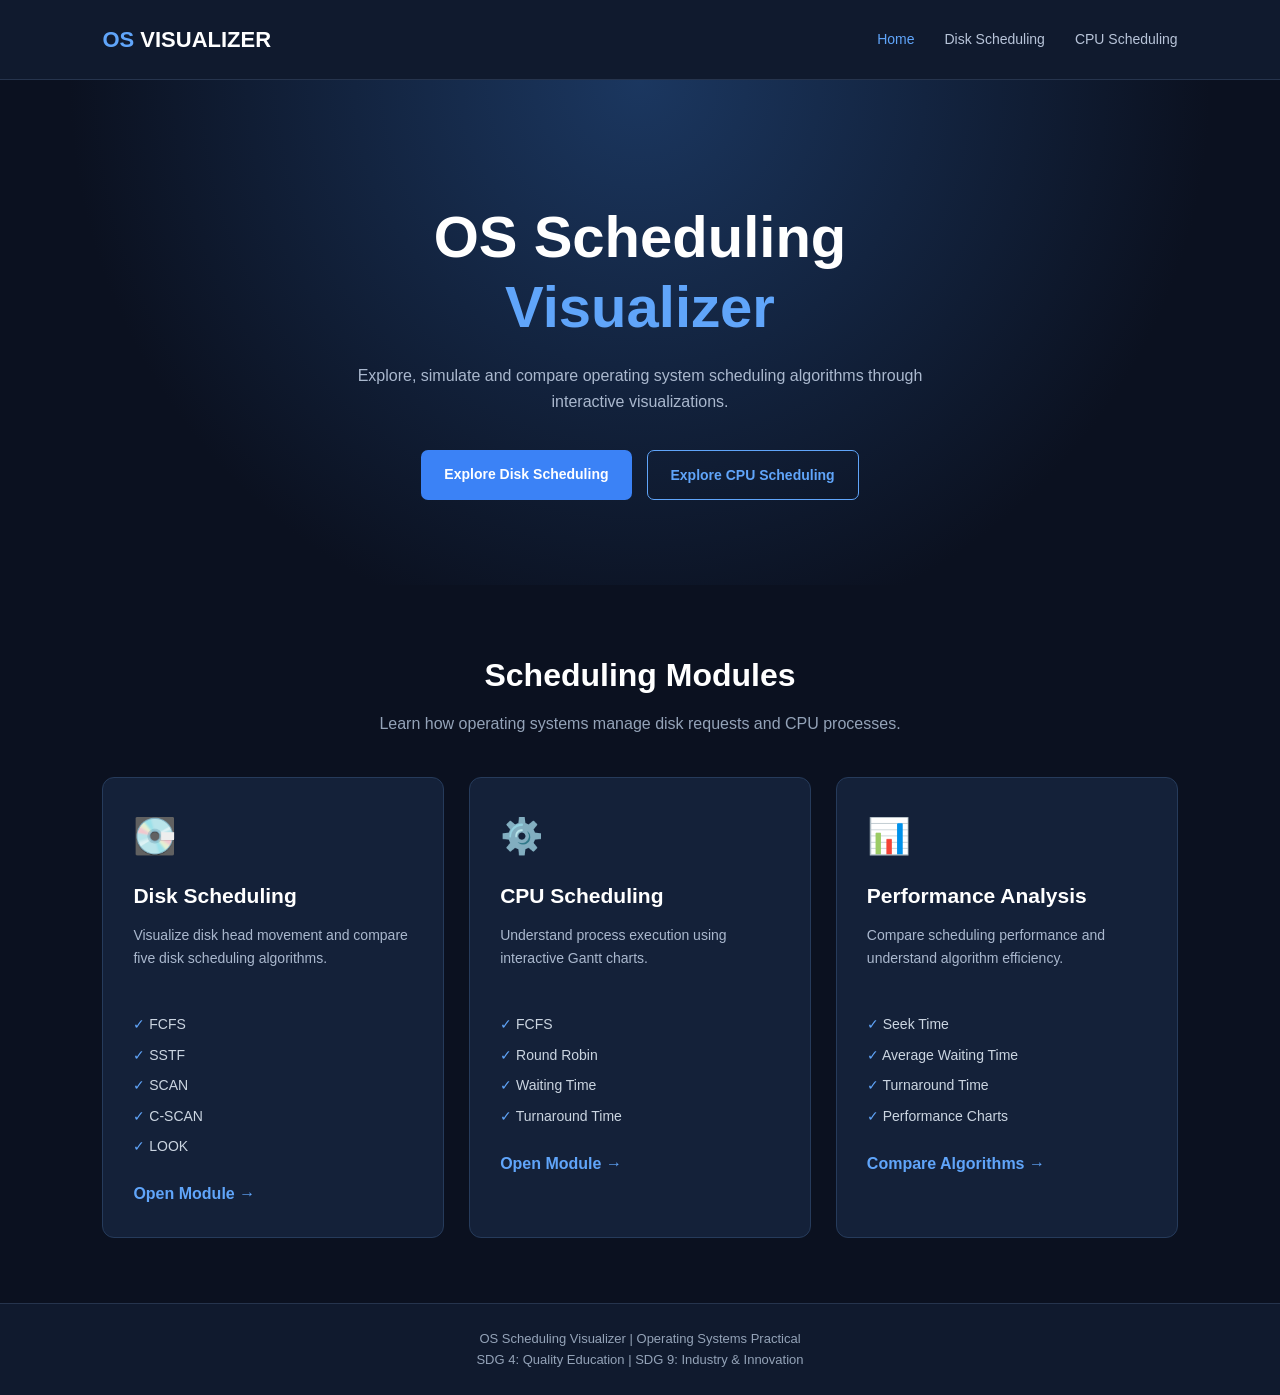
<file: index.html>
<!DOCTYPE html>
<html lang="en">
<head>
    <meta charset="UTF-8">
    <meta name="viewport" content="width=device-width, initial-scale=1.0">
    <title>OS Scheduling Visualizer</title>
    <link rel="stylesheet" href="style.css">
</head>
<body>

    <header class="navbar">
        <div class="logo">OS<span> VISUALIZER</span></div>

        <nav>
            <a href="index.html" class="active">Home</a>
            <a href="disk.html">Disk Scheduling</a>
            <a href="cpu.html">CPU Scheduling</a>
        </nav>
    </header>

    <main>
        <section class="hero">
            

            <h1>OS Scheduling<br>
                <span>Visualizer</span>
            </h1>

            <p class="description">
                Explore, simulate and compare operating system
                scheduling algorithms through interactive visualizations.
            </p>

            <div class="hero-buttons">
                <a href="disk.html" class="btn primary">
                    Explore Disk Scheduling
                </a>

                <a href="cpu.html" class="btn secondary">
                    Explore CPU Scheduling
                </a>
            </div>
        </section>

        <section class="features">
            <h2>Scheduling Modules</h2>
            <p class="section-description">
                Learn how operating systems manage disk requests
                and CPU processes.
            </p>

            <div class="card-container">

                <div class="feature-card">
                    <div class="card-icon">💽</div>
                    <h3>Disk Scheduling</h3>
                    <p>
                        Visualize disk head movement and compare
                        five disk scheduling algorithms.
                    </p>
                    <ul>
                        <li>FCFS</li>
                        <li>SSTF</li>
                        <li>SCAN</li>
                        <li>C-SCAN</li>
                        <li>LOOK</li>
                    </ul>
                    <a href="disk.html" class="card-link">
                        Open Module →
                    </a>
                </div>

                <div class="feature-card">
                    <div class="card-icon">⚙️</div>
                    <h3>CPU Scheduling</h3>
                    <p>
                        Understand process execution using
                        interactive Gantt charts.
                    </p>
                    <ul>
                        <li>FCFS</li>
                        <li>Round Robin</li>
                        <li>Waiting Time</li>
                        <li>Turnaround Time</li>
                    </ul>
                    <a href="cpu.html" class="card-link">
                        Open Module →
                    </a>
                </div>

                <div class="feature-card">
                    <div class="card-icon">📊</div>
                    <h3>Performance Analysis</h3>
                    <p>
                        Compare scheduling performance and
                        understand algorithm efficiency.
                    </p>
                    <ul>
                        <li>Seek Time</li>
                        <li>Average Waiting Time</li>
                        <li>Turnaround Time</li>
                        <li>Performance Charts</li>
                    </ul>
                    <a href="disk.html" class="card-link">
                        Compare Algorithms →
                    </a>
                </div>

            </div>
        </section>
    </main>

    <footer>
        <p>OS Scheduling Visualizer | Operating Systems Practical</p>
        <p>SDG 4: Quality Education | SDG 9: Industry & Innovation</p>
    </footer>

    <script src="script.js"></script>
</body>
</html>
</file>
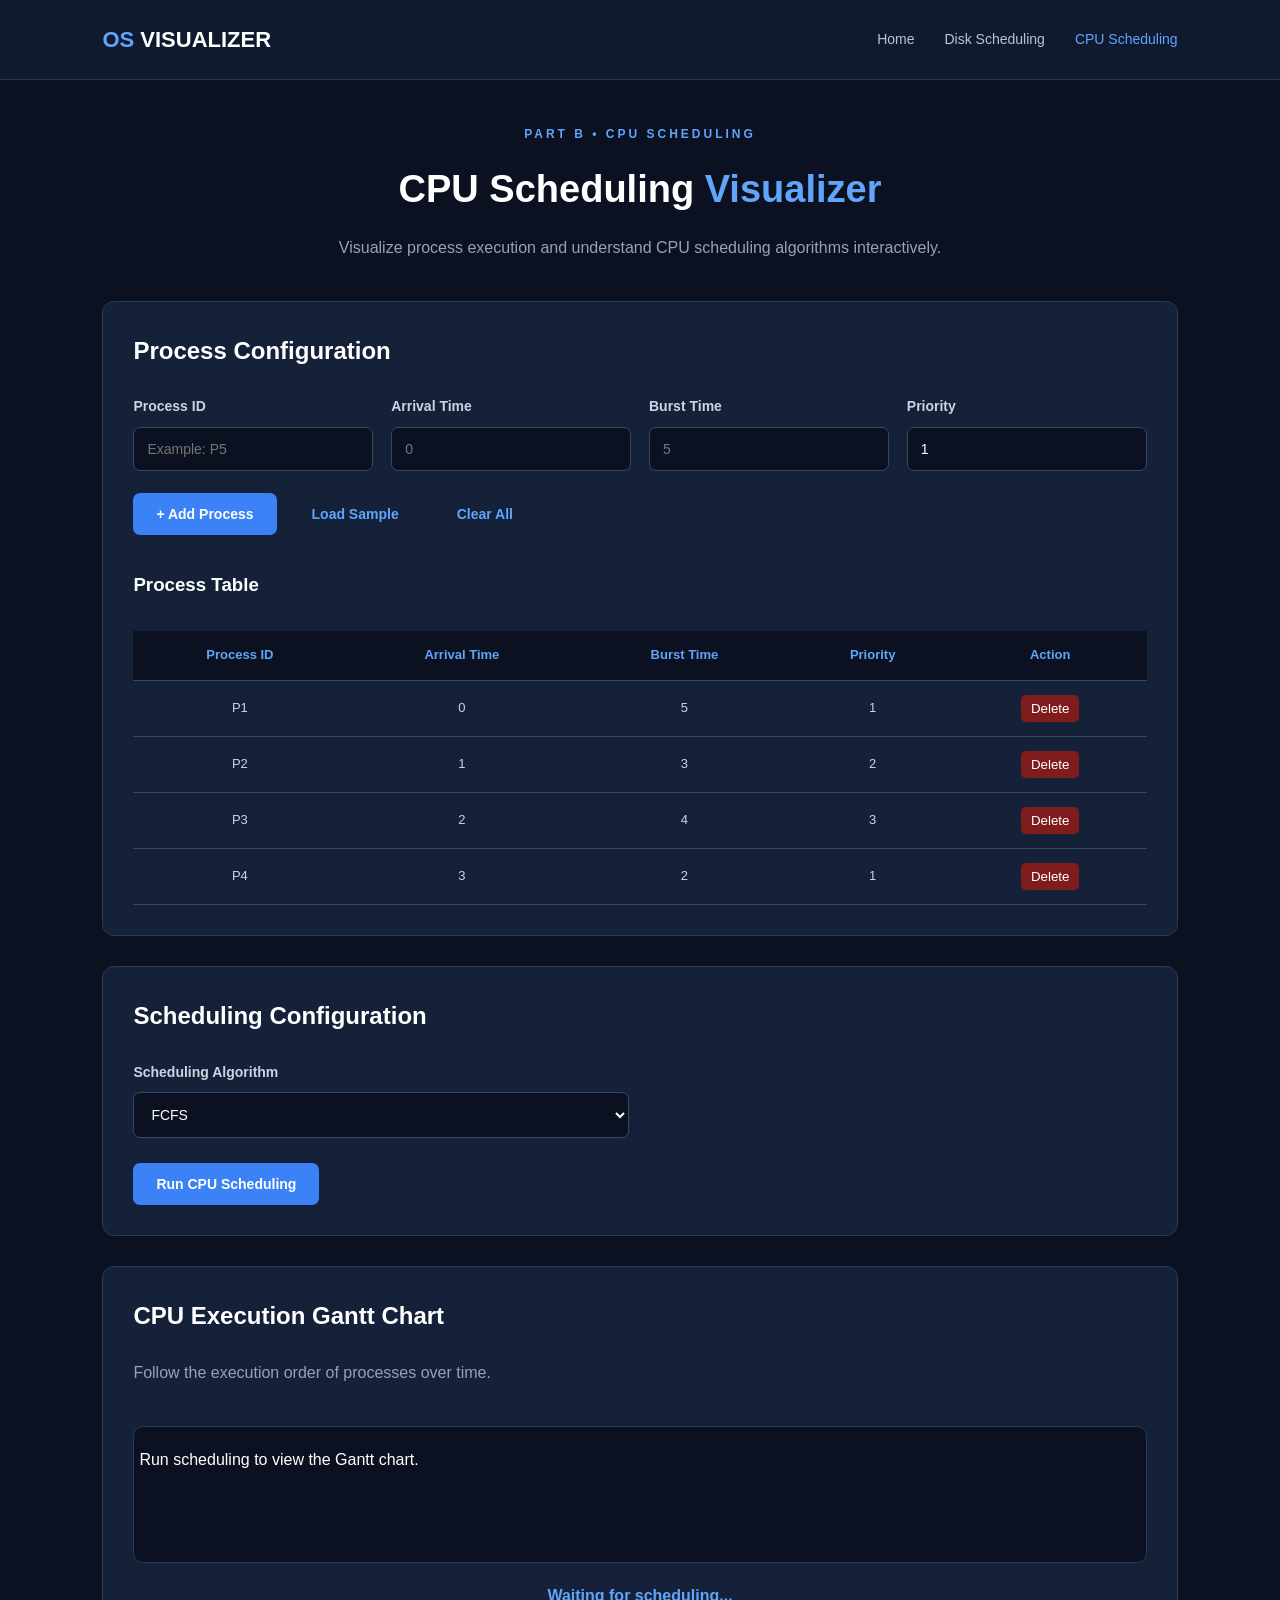
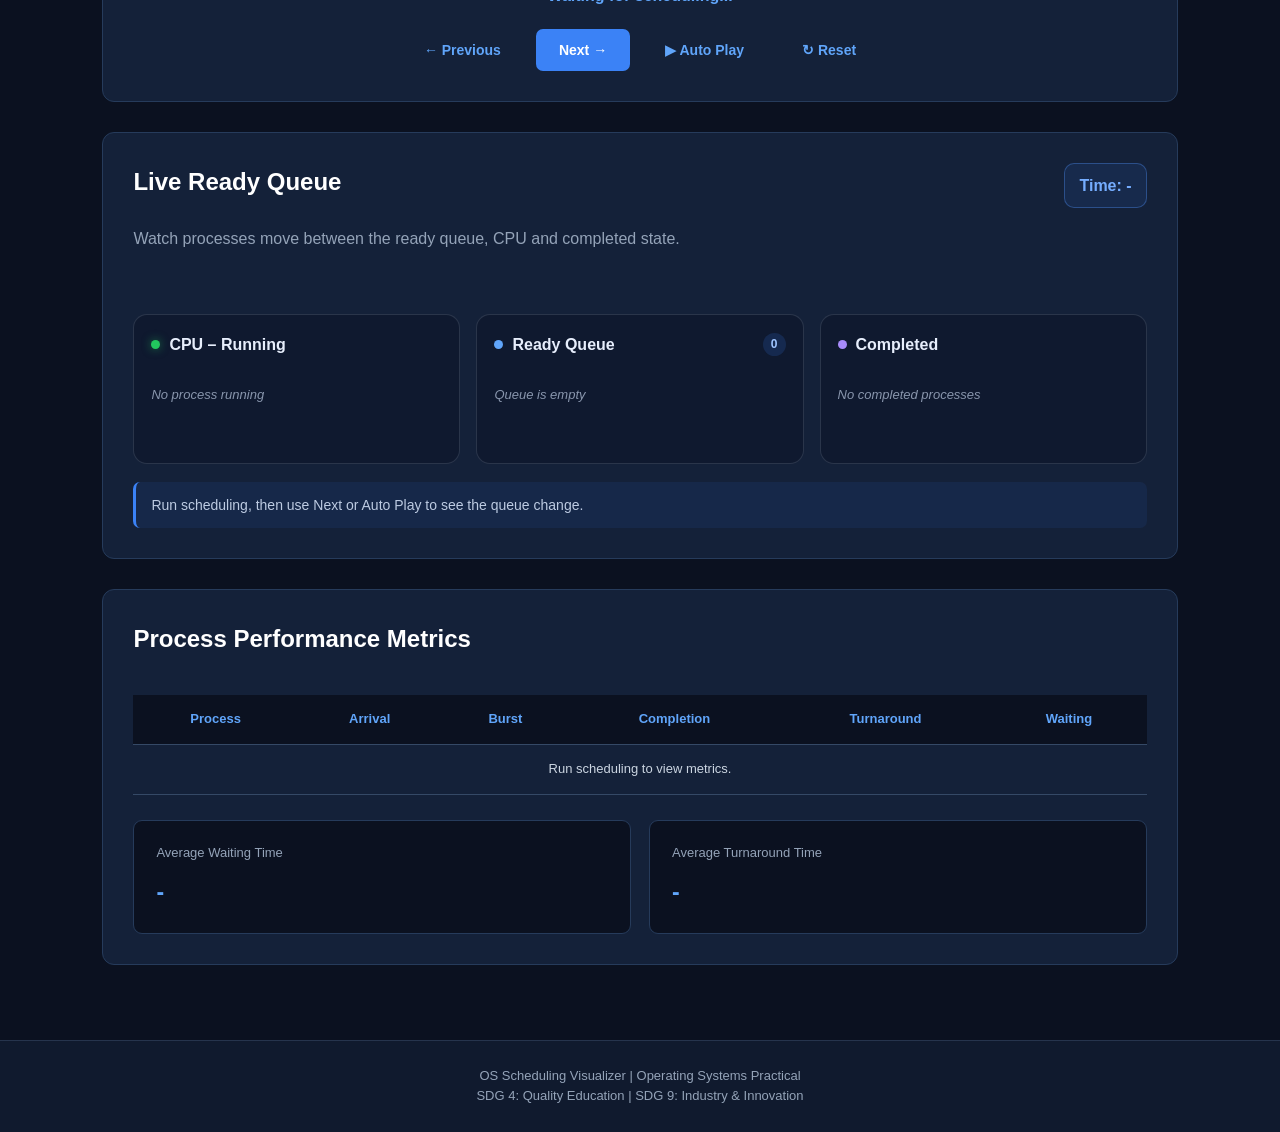
<file: cpu.html>
<!DOCTYPE html>
<html lang="en">
<head>
    <meta charset="UTF-8">
    <meta name="viewport" content="width=device-width, initial-scale=1.0">
    <title>CPU Scheduling | OS Visualizer</title>
    <link rel="stylesheet" href="style.css">
</head>

<body>

<header class="navbar">
    <div class="logo">OS<span> VISUALIZER</span></div>

    <nav>
        <a href="index.html">Home</a>
        <a href="disk.html">Disk Scheduling</a>
        <a href="cpu.html" class="active">CPU Scheduling</a>
    </nav>
</header>

<main class="cpu-container">

    <section class="page-heading">
        <p class="tagline">PART B • CPU SCHEDULING</p>
        <h1>CPU Scheduling <span>Visualizer</span></h1>
        <p>
            Visualize process execution and understand CPU
            scheduling algorithms interactively.
        </p>
    </section>

    <!-- PROCESS CONFIGURATION -->

    <section class="cpu-panel">

        <h2>Process Configuration</h2>

        <div class="process-input-grid">

            <div class="input-group">
                <label for="processId">Process ID</label>
                <input type="text" id="processId"
                       placeholder="Example: P5">
            </div>

            <div class="input-group">
                <label for="arrivalTime">Arrival Time</label>
                <input type="number" id="arrivalTime"
                       min="0" placeholder="0">
            </div>

            <div class="input-group">
                <label for="burstTime">Burst Time</label>
                <input type="number" id="burstTime"
                       min="1" placeholder="5">
            </div>

            <div class="input-group">
                <label for="priority">Priority</label>
                <input type="number" id="priority"
                       min="1" value="1">
            </div>

        </div>

        <div class="cpu-buttons">

            <button class="btn primary"
                    onclick="addProcess()">
                + Add Process
            </button>

            <button class="btn secondary"
                    onclick="loadSampleProcesses()">
                Load Sample
            </button>

            <button class="btn secondary"
                    onclick="clearProcesses()">
                Clear All
            </button>

        </div>

        <p id="cpuError" class="error-message"></p>

        <h3 class="subheading">Process Table</h3>

        <div class="table-wrapper">

            <table class="process-table">

                <thead>
                    <tr>
                        <th>Process ID</th>
                        <th>Arrival Time</th>
                        <th>Burst Time</th>
                        <th>Priority</th>
                        <th>Action</th>
                    </tr>
                </thead>

                <tbody id="processTableBody"></tbody>

            </table>

        </div>

    </section>

    <!-- SCHEDULING CONFIGURATION -->

    <section class="cpu-panel">

        <h2>Scheduling Configuration</h2>

        <div class="input-grid">

            <div class="input-group">

                <label for="cpuAlgorithm">
                    Scheduling Algorithm
                </label>

                <select id="cpuAlgorithm"
                        onchange="updateQuantumVisibility()">

                    <option value="FCFS">FCFS</option>
                    <option value="RR">Round Robin</option>

                </select>

            </div>

            <div class="input-group" id="quantumGroup">

                <label for="timeQuantum">
                    Time Quantum
                </label>

                <input type="number" id="timeQuantum"
                       min="1" value="2">

            </div>

        </div>

        <button class="btn primary run-btn"
                onclick="runCPUScheduling()">
            Run CPU Scheduling
        </button>

    </section>

    <!-- GANTT CHART -->

    <section class="cpu-panel">

        <h2>CPU Execution Gantt Chart</h2>

        <p class="section-description">
            Follow the execution order of processes over time.
        </p>

        <div class="gantt-container">

            <div id="ganttChart" class="gantt-chart">
                <p>Run scheduling to view the Gantt chart.</p>
            </div>

            <div id="ganttTimeline" class="gantt-timeline"></div>

        </div>

        <p id="cpuStepInfo" class="step-info">
            Waiting for scheduling...
        </p>

        <div class="control-buttons">

            <button class="btn secondary"
                    onclick="previousCPUStep()">
                ← Previous
            </button>

            <button class="btn primary"
                    onclick="nextCPUStep()">
                Next →
            </button>

            <button class="btn secondary"
                    id="cpuPlayButton"
                    onclick="toggleCPUPlay()">
                ▶ Auto Play
            </button>

            <button class="btn secondary"
                    onclick="resetCPUSteps()">
                ↻ Reset
            </button>

        </div>

    </section>

    <!-- LIVE READY QUEUE -->

    <section class="cpu-panel ready-queue-panel">

        <div class="ready-heading">

            <div>
                <h2>Live Ready Queue</h2>

                <p class="section-description">
                    Watch processes move between the ready queue,
                    CPU and completed state.
                </p>
            </div>

            <span id="queueClock" class="queue-clock">
                Time: -
            </span>

        </div>

        <div class="queue-status-grid">

            <!-- RUNNING PROCESS -->

            <div class="queue-lane cpu-lane">

                <div class="queue-lane-title">
                    <span class="status-dot running-dot"></span>
                    CPU – Running
                </div>

                <div id="runningProcess" class="queue-items">
                    <span class="queue-empty">
                        No process running
                    </span>
                </div>

            </div>

            <!-- READY QUEUE -->

            <div class="queue-lane ready-lane">

                <div class="queue-lane-title">

                    <span class="status-dot ready-dot"></span>

                    Ready Queue

                    <span id="readyCount" class="queue-count">
                        0
                    </span>

                </div>

                <div id="readyQueueItems" class="queue-items">
                    <span class="queue-empty">
                        Queue is empty
                    </span>
                </div>

            </div>

            <!-- COMPLETED PROCESSES -->

            <div class="queue-lane completed-lane">

                <div class="queue-lane-title">
                    <span class="status-dot completed-dot"></span>
                    Completed
                </div>

                <div id="completedQueueItems" class="queue-items">
                    <span class="queue-empty">
                        No completed processes
                    </span>
                </div>

            </div>

        </div>

        <p id="readyQueueExplanation" class="queue-explanation">
            Run scheduling, then use Next or Auto Play to see
            the queue change.
        </p>

    </section>

    <!-- PERFORMANCE METRICS -->

    <section class="cpu-panel">

        <h2>Process Performance Metrics</h2>

        <div class="table-wrapper">

            <table class="process-table">

                <thead>
                    <tr>
                        <th>Process</th>
                        <th>Arrival</th>
                        <th>Burst</th>
                        <th>Completion</th>
                        <th>Turnaround</th>
                        <th>Waiting</th>
                    </tr>
                </thead>

                <tbody id="metricsTableBody">

                    <tr>
                        <td colspan="6">
                            Run scheduling to view metrics.
                        </td>
                    </tr>

                </tbody>

            </table>

        </div>

        <div class="average-grid">

            <div class="result-card">
                <p>Average Waiting Time</p>
                <h3 id="avgWaiting">-</h3>
            </div>

            <div class="result-card">
                <p>Average Turnaround Time</p>
                <h3 id="avgTurnaround">-</h3>
            </div>

        </div>

    </section>

</main>

<footer>
    <p>OS Scheduling Visualizer | Operating Systems Practical</p>
    <p>SDG 4: Quality Education | SDG 9: Industry & Innovation</p>
</footer>

<script src="cpu.js"></script>

</body>
</html>
</file>
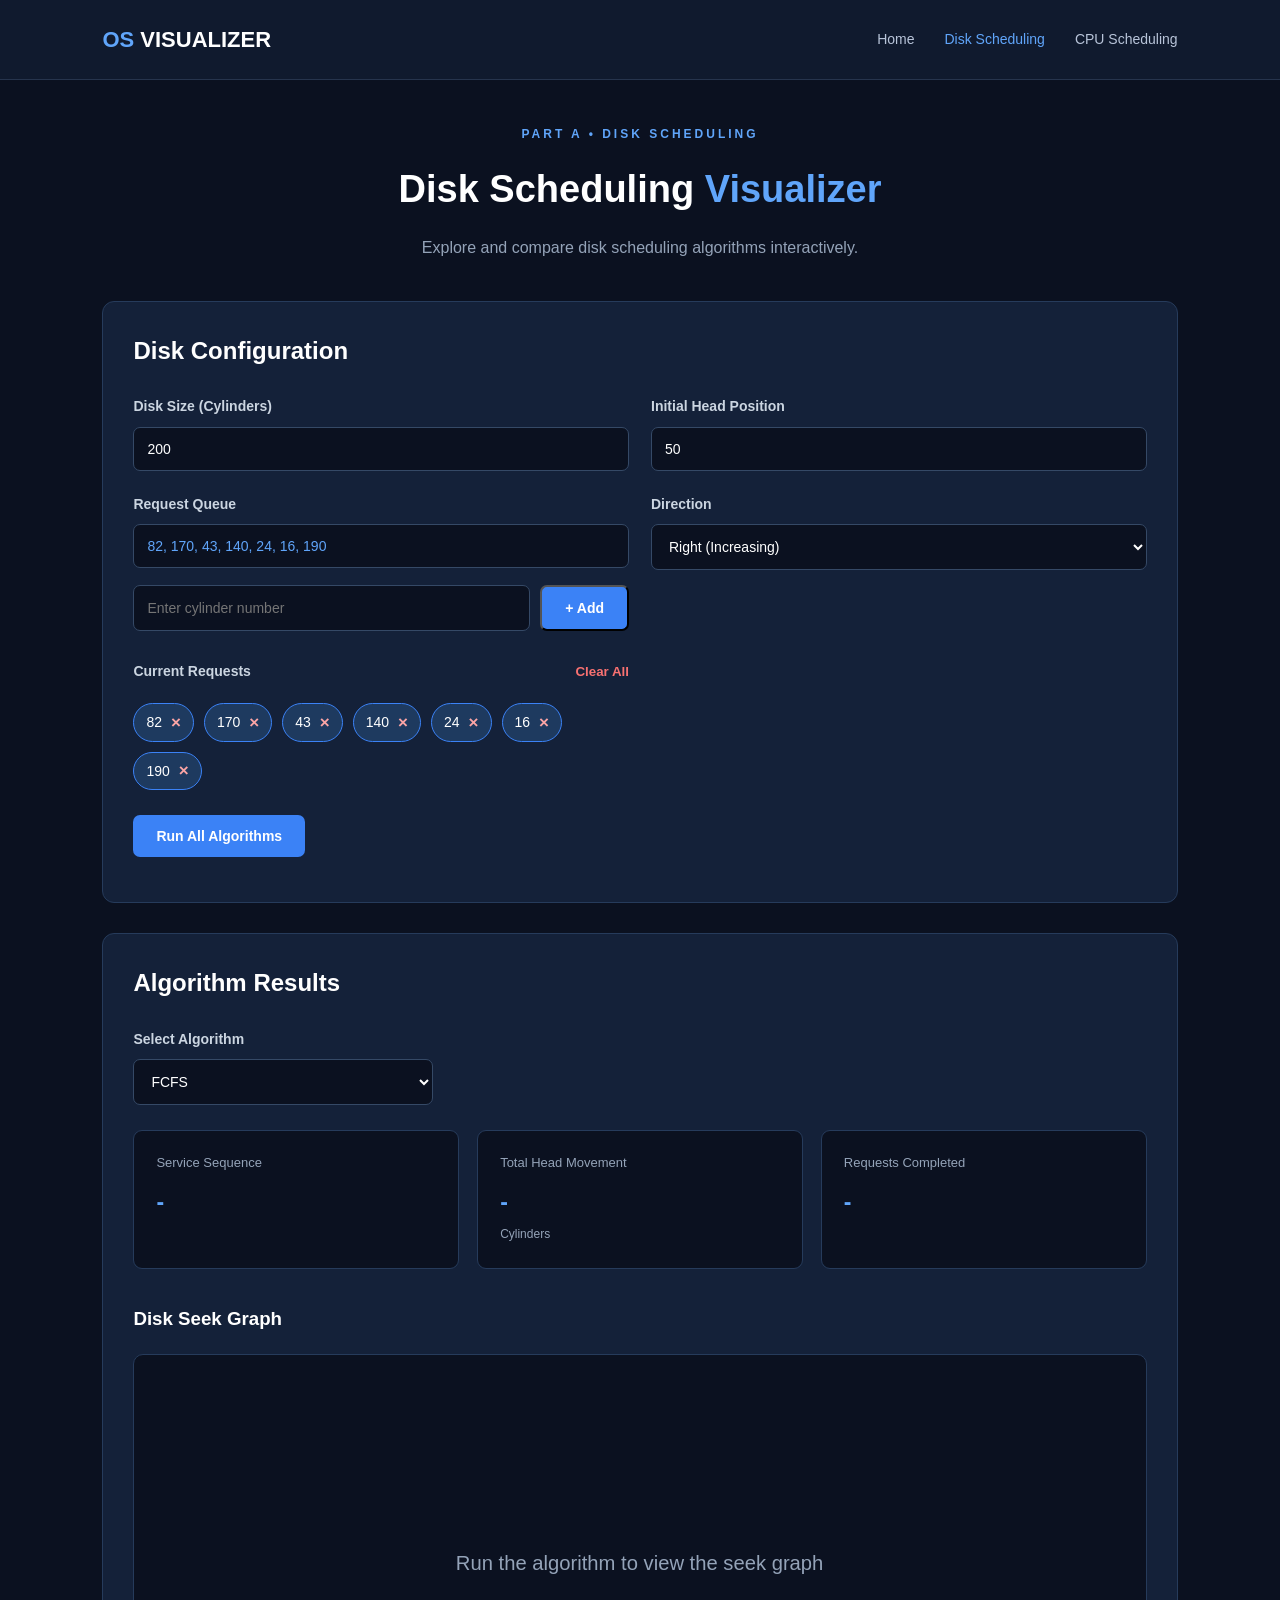
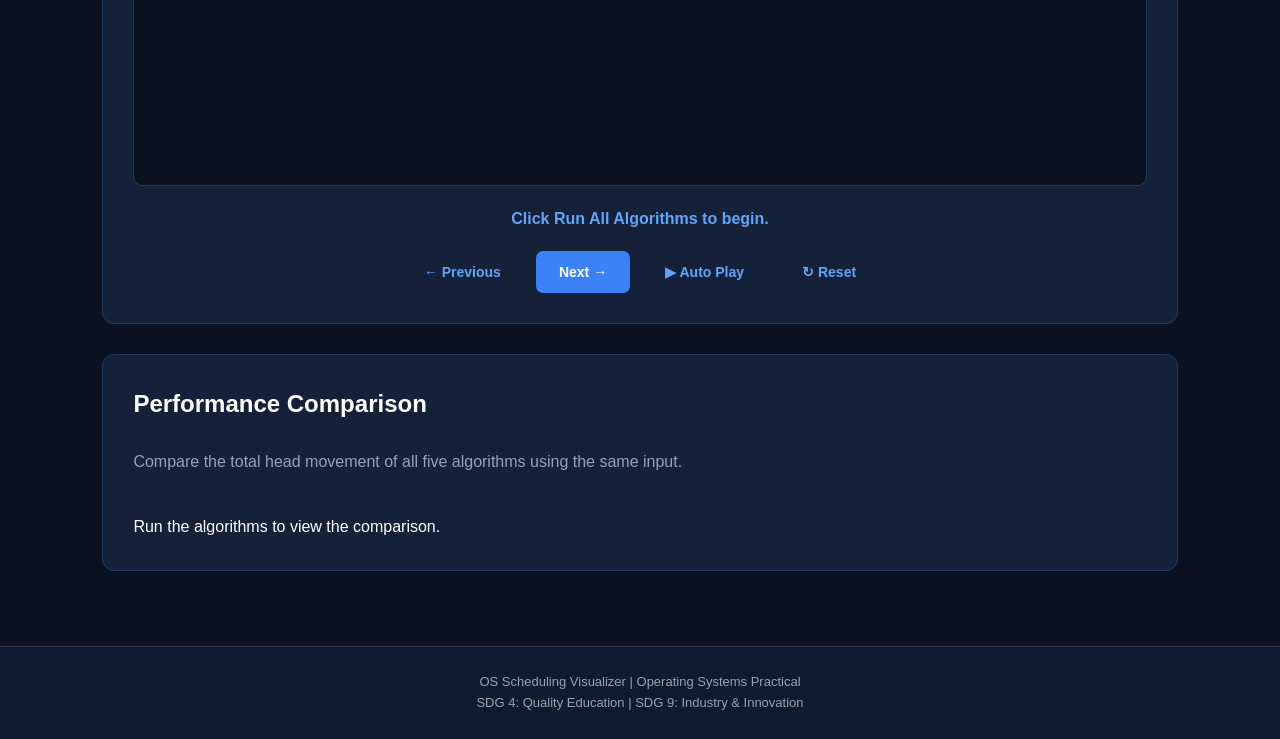
<file: disk.html>
<!DOCTYPE html>
<html lang="en">
<head>
    <meta charset="UTF-8">
    <meta name="viewport" content="width=device-width, initial-scale=1.0">
    <title>Disk Scheduling | OS Visualizer</title>
    <link rel="stylesheet" href="style.css">
</head>

<body>

<header class="navbar">
    <div class="logo">OS<span> VISUALIZER</span></div>

    <nav>
        <a href="index.html">Home</a>
        <a href="disk.html" class="active">Disk Scheduling</a>
        <a href="cpu.html">CPU Scheduling</a>
    </nav>
</header>

<main class="disk-container">

    <section class="page-heading">
        <p class="tagline">PART A • DISK SCHEDULING</p>
        <h1>Disk Scheduling <span>Visualizer</span></h1>
        <p>Explore and compare disk scheduling algorithms interactively.</p>
    </section>

    <!-- DISK CONFIGURATION -->

    <section class="disk-panel">

        <h2>Disk Configuration</h2>

        <div class="input-grid">

            <div class="input-group">
                <label for="diskSize">Disk Size (Cylinders)</label>
                <input type="number" id="diskSize"
                       value="200" min="1">
            </div>

            <div class="input-group">
                <label for="headPosition">Initial Head Position</label>
                <input type="number" id="headPosition"
                       value="50" min="0">
            </div>

            <div class="input-group">
                <label for="requestQueue">Request Queue</label>

                <input type="text" id="requestQueue"
                       value="82, 170, 43, 140, 24, 16, 190"
                       readonly>

                <div class="request-entry">
                    <input type="number" id="newRequest"
                           placeholder="Enter cylinder number">

                    <button type="button" class="btn primary"
                            onclick="addRequest()">
                        + Add
                    </button>
                </div>

                <div class="queue-heading">
                    <span>Current Requests</span>

                    <button type="button" class="clear-btn"
                            onclick="clearRequests()">
                        Clear All
                    </button>
                </div>

                <div id="requestList" class="request-list"></div>
            </div>

            <div class="input-group">
                <label for="direction">Direction</label>

                <select id="direction">
                    <option value="right">Right (Increasing)</option>
                    <option value="left">Left (Decreasing)</option>
                </select>
            </div>

        </div>

        <button class="btn primary run-btn"
                onclick="runScheduling()">
            Run All Algorithms
        </button>

        <p id="errorMessage" class="error-message"></p>

    </section>

    <!-- ALGORITHM RESULTS -->

    <section class="disk-panel">

        <h2>Algorithm Results</h2>

        <div class="input-group algorithm-select">

            <label for="algorithm">Select Algorithm</label>

            <select id="algorithm" onchange="selectAlgorithm()">
                <option value="FCFS">FCFS</option>
                <option value="SSTF">SSTF</option>
                <option value="SCAN">SCAN</option>
                <option value="C-SCAN">C-SCAN</option>
                <option value="LOOK">LOOK</option>
            </select>

        </div>

        <div class="result-grid">

            <div class="result-card">
                <p>Service Sequence</p>
                <h3 id="serviceSequence">-</h3>
            </div>

            <div class="result-card">
                <p>Total Head Movement</p>
                <h3 id="totalMovement">-</h3>
                <span>Cylinders</span>
            </div>

            <div class="result-card">
                <p>Requests Completed</p>
                <h3 id="completedRequests">-</h3>
            </div>

        </div>

        <h3 class="subheading">Disk Seek Graph</h3>

        <div class="graph-container">

            <svg id="seekGraph" viewBox="0 0 800 340"
                 role="img"
                 aria-label="Disk head movement graph">

                <text x="400" y="170"
                      text-anchor="middle"
                      fill="#94a3b8">
                    Run the algorithm to view the seek graph
                </text>

            </svg>

        </div>

        <p id="stepInfo" class="step-info">
            Click Run All Algorithms to begin.
        </p>

        <div class="control-buttons">

            <button class="btn secondary"
                    onclick="previousStep()">
                ← Previous
            </button>

            <button class="btn primary"
                    onclick="nextStep()">
                Next →
            </button>

            <button class="btn secondary"
                    id="playButton"
                    onclick="toggleAutoPlay()">
                ▶ Auto Play
            </button>

            <button class="btn secondary"
                    onclick="resetSteps()">
                ↻ Reset
            </button>

        </div>

    </section>

    <!-- PERFORMANCE COMPARISON -->

    <section class="disk-panel">

        <h2>Performance Comparison</h2>

        <p class="section-description">
            Compare the total head movement of all five algorithms
            using the same input.
        </p>

        <div id="comparisonChart" class="comparison-chart">

            <p>Run the algorithms to view the comparison.</p>

        </div>

        <div id="comparisonSummary"></div>

    </section>

</main>

<footer>
    <p>OS Scheduling Visualizer | Operating Systems Practical</p>
    <p>SDG 4: Quality Education | SDG 9: Industry & Innovation</p>
</footer>

<script src="disk.js"></script>

</body>
</html>
</file>
<file: style.css>
/* =====================================
   GLOBAL STYLES
===================================== */

* {
    margin: 0;
    padding: 0;
    box-sizing: border-box;
}

body {
    font-family: 'Segoe UI', Arial, sans-serif;
    background: #0b1120;
    color: #ffffff;
    line-height: 1.6;
}

/* =====================================
   NAVIGATION BAR
===================================== */

.navbar {
    display: flex;
    justify-content: space-between;
    align-items: center;
    padding: 22px 8%;
    background: #101a2e;
    border-bottom: 1px solid #26344d;
}

.logo {
    font-size: 22px;
    font-weight: bold;
    color: #60a5fa;
}

.logo span {
    color: white;
}

nav {
    display: flex;
    gap: 30px;
}

nav a {
    text-decoration: none;
    color: #b8c4d9;
    font-size: 14px;
    transition: 0.3s;
}

nav a:hover,
nav a.active {
    color: #60a5fa;
}

/* =====================================
   DASHBOARD HERO SECTION
===================================== */

.hero {
    text-align: center;
    padding: 100px 20px 85px;
    background: radial-gradient(circle at top, #1b3760, #0b1120 70%);
}

.tagline {
    color: #60a5fa;
    letter-spacing: 3px;
    font-size: 12px;
    font-weight: bold;
}

.hero h1 {
    font-size: 58px;
    line-height: 1.2;
    margin: 22px 0;
}

.hero h1 span {
    color: #60a5fa;
}

.description {
    max-width: 620px;
    margin: auto;
    color: #aab8ce;
    font-size: 16px;
}

.hero-buttons {
    margin-top: 35px;
    display: flex;
    justify-content: center;
    gap: 15px;
    flex-wrap: wrap;
}

.btn {
    display: inline-block;
    padding: 13px 23px;
    border-radius: 7px;
    text-decoration: none;
    font-weight: bold;
    font-size: 14px;
    transition: 0.3s;
}

.primary {
    background: #3b82f6;
    color: white;
}

.secondary {
    background: transparent;
    border: 1px solid #60a5fa;
    color: #60a5fa;
}

.btn:hover {
    transform: translateY(-3px);
    opacity: 0.85;
}

/* =====================================
   DASHBOARD FEATURE CARDS
===================================== */

.features {
    padding: 65px 8%;
    text-align: center;
}

.features h2 {
    font-size: 32px;
}

.section-description {
    color: #94a3b8;
    margin: 10px 0 40px;
}

.card-container {
    display: grid;
    grid-template-columns: repeat(3, 1fr);
    gap: 25px;
}

.feature-card {
    background: #142139;
    border: 1px solid #263b5b;
    border-radius: 12px;
    padding: 30px;
    text-align: left;
    transition: 0.3s;
}

.feature-card:hover {
    transform: translateY(-7px);
    border-color: #60a5fa;
}

.card-icon {
    font-size: 35px;
    margin-bottom: 15px;
}

.feature-card h3 {
    font-size: 21px;
    margin-bottom: 12px;
}

.feature-card p {
    color: #aab8ce;
    font-size: 14px;
    min-height: 65px;
}

.feature-card ul {
    list-style: none;
    margin: 20px 0;
    color: #cbd5e1;
    font-size: 14px;
}

.feature-card li {
    padding: 4px 0;
}

.feature-card li::before {
    content: "✓ ";
    color: #60a5fa;
}

.card-link {
    color: #60a5fa;
    text-decoration: none;
    font-weight: bold;
}

/* =====================================
   DISK SCHEDULING PAGE
===================================== */

.disk-container {
    padding: 45px 8%;
    min-height: 80vh;
}

.page-heading {
    text-align: center;
    margin-bottom: 40px;
}

.page-heading h1 {
    font-size: 38px;
    margin: 15px 0;
}

.page-heading h1 span {
    color: #60a5fa;
}

.page-heading > p:last-child {
    color: #94a3b8;
}

/* =====================================
   DISK PANELS
===================================== */

.disk-panel {
    background: #142139;
    border: 1px solid #263b5b;
    border-radius: 12px;
    padding: 30px;
    margin-bottom: 30px;
}

.disk-panel h2 {
    margin-bottom: 25px;
}

/* =====================================
   INPUT FIELDS
===================================== */

.input-grid {
    display: grid;
    grid-template-columns: repeat(2, 1fr);
    gap: 22px;
}

.input-group {
    display: flex;
    flex-direction: column;
    gap: 9px;
}

.input-group label {
    color: #cbd5e1;
    font-size: 14px;
    font-weight: bold;
}

.input-group input,
.input-group select {
    width: 100%;
    padding: 13px;
    border: 1px solid #354966;
    border-radius: 7px;
    background: #0b1120;
    color: white;
    outline: none;
    font-size: 14px;
}

.input-group input:focus,
.input-group select:focus {
    border-color: #60a5fa;
}

.input-group input[readonly] {
    color: #60a5fa;
}

/* =====================================
   DYNAMIC REQUEST QUEUE
===================================== */

.request-entry {
    display: flex;
    gap: 10px;
    margin-top: 8px;
}

.request-entry input {
    flex: 1;
    min-width: 0;
}

.request-entry button {
    margin-top: 0;
    white-space: nowrap;
    cursor: pointer;
}

.queue-heading {
    display: flex;
    justify-content: space-between;
    align-items: center;
    margin-top: 20px;
    color: #cbd5e1;
    font-size: 14px;
    font-weight: bold;
}

.clear-btn {
    background: transparent;
    border: none;
    color: #f87171;
    cursor: pointer;
    font-weight: bold;
}

.request-list {
    display: flex;
    flex-wrap: wrap;
    gap: 10px;
    margin-top: 12px;
}

.request-chip {
    display: flex;
    align-items: center;
    gap: 9px;
    background: #1e3a5f;
    border: 1px solid #3b82f6;
    color: #ffffff;
    padding: 7px 12px;
    border-radius: 20px;
    font-size: 14px;
}

.remove-request {
    background: transparent;
    border: none;
    color: #fca5a5;
    cursor: pointer;
    font-size: 17px;
    font-weight: bold;
}

.remove-request:hover {
    color: #ffffff;
}

.clear-btn:hover {
    opacity: 0.8;
}

/* =====================================
   RUN BUTTON AND ERROR
===================================== */

.run-btn {
    border: none;
    margin-top: 25px;
    cursor: pointer;
}

.error-message {
    color: #f87171;
    margin-top: 15px;
    font-size: 14px;
}

/* =====================================
   ALGORITHM SELECTION
===================================== */

.algorithm-select {
    max-width: 300px;
    margin-bottom: 25px;
}

/* =====================================
   RESULT CARDS
===================================== */

.result-grid {
    display: grid;
    grid-template-columns: repeat(3, 1fr);
    gap: 18px;
}

.result-card {
    background: #0b1120;
    padding: 22px;
    border: 1px solid #263b5b;
    border-radius: 9px;
    overflow-wrap: anywhere;
}

.result-card p {
    color: #94a3b8;
    font-size: 13px;
}

.result-card h3 {
    color: #60a5fa;
    font-size: 23px;
    margin-top: 10px;
}

.result-card span {
    color: #94a3b8;
    font-size: 12px;
}

/* =====================================
   SEEK GRAPH
===================================== */

.subheading {
    margin: 35px 0 20px;
}

.graph-container {
    width: 100%;
    overflow-x: auto;
    background: #0b1120;
    border: 1px solid #263b5b;
    border-radius: 10px;
}

#seekGraph {
    width: 100%;
    min-width: 550px;
    height: auto;
    display: block;
}

.step-info {
    text-align: center;
    color: #60a5fa;
    margin: 20px 0;
    font-weight: bold;
}

/* =====================================
   ANIMATION CONTROLS
===================================== */

.control-buttons {
    display: flex;
    justify-content: center;
    gap: 12px;
    flex-wrap: wrap;
}

.control-buttons button {
    cursor: pointer;
    border: none;
}

/* =====================================
   PERFORMANCE COMPARISON
===================================== */

.comparison-chart {
    display: flex;
    flex-direction: column;
    gap: 20px;
    margin-top: 25px;
}

.chart-row {
    display: grid;
    grid-template-columns: 80px 1fr 65px;
    align-items: center;
    gap: 12px;
}

.chart-label {
    font-weight: bold;
    color: #cbd5e1;
}

.chart-track {
    height: 23px;
    background: #26344d;
    border-radius: 5px;
    overflow: hidden;
}

.chart-bar {
    height: 100%;
    background: linear-gradient(90deg, #2563eb, #60a5fa);
    border-radius: 5px;
    transition: width 0.6s ease;
}

.chart-value {
    color: #60a5fa;
    font-weight: bold;
    text-align: right;
}

.best-result {
    color: #4ade80;
    margin-top: 25px;
    font-weight: bold;
}

/* =====================================
   FOOTER
===================================== */

footer {
    text-align: center;
    padding: 25px;
    background: #101a2e;
    color: #94a3b8;
    font-size: 13px;
    border-top: 1px solid #26344d;
}

/* =====================================
   RESPONSIVE DESIGN
===================================== */

@media (max-width: 850px) {

    .card-container {
        grid-template-columns: 1fr;
    }

    .hero h1 {
        font-size: 42px;
    }

    .navbar {
        flex-direction: column;
        gap: 15px;
    }

    nav {
        gap: 15px;
        flex-wrap: wrap;
        justify-content: center;
    }
}

@media (max-width: 700px) {

    .input-grid,
    .result-grid {
        grid-template-columns: 1fr;
    }

    .disk-container {
        padding: 30px 5%;
    }

    .disk-panel {
        padding: 20px;
    }

    .page-heading h1 {
        font-size: 29px;
    }

    .request-entry {
        flex-wrap: wrap;
    }

    .chart-row {
        grid-template-columns: 65px 1fr 55px;
        gap: 8px;
    }

}
/* =====================================
   CPU SCHEDULING MODULE
===================================== */

.cpu-container {
    padding: 45px 8%;
    min-height: 80vh;
}

.cpu-panel {
    background: #142139;
    border: 1px solid #263b5b;
    border-radius: 12px;
    padding: 30px;
    margin-bottom: 30px;
}

.cpu-panel h2 {
    margin-bottom: 25px;
}

.process-input-grid {
    display: grid;
    grid-template-columns: repeat(4, 1fr);
    gap: 18px;
}

.cpu-buttons {
    display: flex;
    flex-wrap: wrap;
    gap: 12px;
    margin-top: 22px;
}

.cpu-buttons button {
    cursor: pointer;
    border: none;
}

.table-wrapper {
    width: 100%;
    overflow-x: auto;
}

.process-table {
    width: 100%;
    border-collapse: collapse;
    margin-top: 12px;
    min-width: 550px;
}

.process-table th,
.process-table td {
    padding: 14px 12px;
    text-align: center;
    border-bottom: 1px solid #354966;
    font-size: 13px;
}

.process-table th {
    background: #0b1120;
    color: #60a5fa;
}

.process-table td {
    color: #cbd5e1;
}

.delete-process {
    background: #7f1d1d;
    color: white;
    border: none;
    border-radius: 5px;
    padding: 6px 10px;
    cursor: pointer;
}

.delete-process:hover {
    background: #dc2626;
}

/* GANTT CHART */

.gantt-container {
    width: 100%;
    overflow-x: auto;
    padding: 20px 5px;
    background: #0b1120;
    border: 1px solid #263b5b;
    border-radius: 10px;
}

.gantt-chart {
    display: flex;
    align-items: stretch;
    min-width: 100%;
    width: max-content;
    min-height: 95px;
}

.gantt-segment {
    flex-shrink: 0;
    min-width: 55px;
    display: flex;
    align-items: center;
    justify-content: center;
    flex-direction: column;
    border-right: 2px solid #0b1120;
    background: #2563eb;
    color: white;
    font-weight: bold;
    transition: opacity 0.3s, transform 0.3s;
}

.gantt-segment:nth-child(4n + 2) {
    background: #0891b2;
}

.gantt-segment:nth-child(4n + 3) {
    background: #7c3aed;
}

.gantt-segment:nth-child(4n + 4) {
    background: #0f766e;
}

.gantt-segment.idle {
    background: #475569;
}

.gantt-segment.completed {
    opacity: 0.35;
}

.gantt-segment.active {
    opacity: 1;
    outline: 3px solid #facc15;
    outline-offset: -3px;
    transform: translateY(-4px);
}

.gantt-segment span {
    font-size: 15px;
}

.gantt-segment small {
    font-size: 11px;
    font-weight: normal;
    margin-top: 5px;
}

.gantt-timeline {
    display: flex;
    min-width: 100%;
    width: max-content;
    color: #94a3b8;
    font-size: 12px;
}

.gantt-time {
    flex-shrink: 0;
    text-align: left;
    padding-top: 8px;
}

/* AVERAGE METRICS */

.average-grid {
    display: grid;
    grid-template-columns: repeat(2, 1fr);
    gap: 18px;
    margin-top: 25px;
}

/* RESPONSIVE CPU PAGE */

@media(max-width: 850px) {
    .process-input-grid {
        grid-template-columns: repeat(2, 1fr);
    }
}

@media(max-width: 700px) {
    .cpu-container {
        padding: 30px 5%;
    }

    .cpu-panel {
        padding: 20px;
    }

    .process-input-grid,
    .average-grid {
        grid-template-columns: 1fr;
    }
}

/* ==========================================
   LIVE CPU READY QUEUE
   ========================================== */

.ready-queue-panel {
    overflow: hidden;
}

.ready-heading {
    display: flex;
    align-items: flex-start;
    justify-content: space-between;
    gap: 16px;
    flex-wrap: wrap;
}

.queue-clock {
    display: inline-block;
    padding: 9px 14px;
    border: 1px solid rgba(80, 150, 255, 0.35);
    border-radius: 10px;
    color: #75adff;
    background: rgba(59, 130, 246, 0.10);
    font-weight: 700;
    white-space: nowrap;
}

.queue-status-grid {
    display: grid;
    grid-template-columns: repeat(3, minmax(0, 1fr));
    gap: 16px;
    margin-top: 22px;
}

.queue-lane {
    min-width: 0;
    min-height: 150px;
    padding: 17px;
    border: 1px solid rgba(148, 163, 184, 0.20);
    border-radius: 14px;
    background: rgba(7, 14, 30, 0.35);
}

.queue-lane-title {
    display: flex;
    align-items: center;
    gap: 9px;
    margin-bottom: 17px;
    color: #e7eefc;
    font-weight: 700;
}

.status-dot {
    width: 9px;
    height: 9px;
    border-radius: 50%;
    display: inline-block;
}

.running-dot {
    background: #22c55e;
    box-shadow: 0 0 10px rgba(34,197,94,.55);
}

.ready-dot {
    background: #60a5fa;
}

.completed-dot {
    background: #a78bfa;
}

.queue-count {
    margin-left: auto;
    padding: 2px 8px;
    border-radius: 20px;
    color: #9fc5ff;
    background: rgba(59,130,246,.16);
    font-size: 12px;
}

.queue-items {
    display: flex;
    flex-wrap: wrap;
    align-items: center;
    gap: 9px;
    min-height: 43px;
}

.queue-empty {
    color: #8996ad;
    font-size: 13px;
    font-style: italic;
}

.queue-chip {
    display: inline-flex;
    align-items: center;
    justify-content: center;
    min-width: 52px;
    padding: 10px 13px;
    border: 1px solid transparent;
    border-radius: 9px;
    color: #f8fafc;
    font-size: 14px;
    font-weight: 700;
    transition: transform .25s ease, opacity .25s ease;
}

.running-chip {
    background: rgba(34,197,94,.18);
    border-color: rgba(34,197,94,.55);
    color: #86efac;
}

.ready-chip {
    background: rgba(59,130,246,.18);
    border-color: rgba(96,165,250,.5);
    color: #bfdbfe;
}

.completed-chip {
    background: rgba(167,139,250,.16);
    border-color: rgba(167,139,250,.45);
    color: #ddd6fe;
}

.queue-pop {
    animation: queuePop .35s ease both;
}

@keyframes queuePop {
    0% {
        opacity: .35;
        transform: translateY(8px) scale(.94);
    }

    100% {
        opacity: 1;
        transform: translateY(0) scale(1);
    }
}

.queue-explanation {
    margin: 18px 0 0;
    padding: 12px 15px;
    border-left: 3px solid #3b82f6;
    border-radius: 7px;
    background: rgba(59,130,246,.08);
    color: #bdcbe2;
    line-height: 1.6;
    font-size: 14px;
}

@media (max-width: 850px) {

    .queue-status-grid {
        grid-template-columns: 1fr;
    }

    .queue-lane {
        min-height: 110px;
    }

}

@media (max-width: 520px) {

    .queue-lane {
        padding: 13px;
    }

    .queue-chip {
        min-width: 45px;
        padding: 8px 10px;
    }

}
</file>
